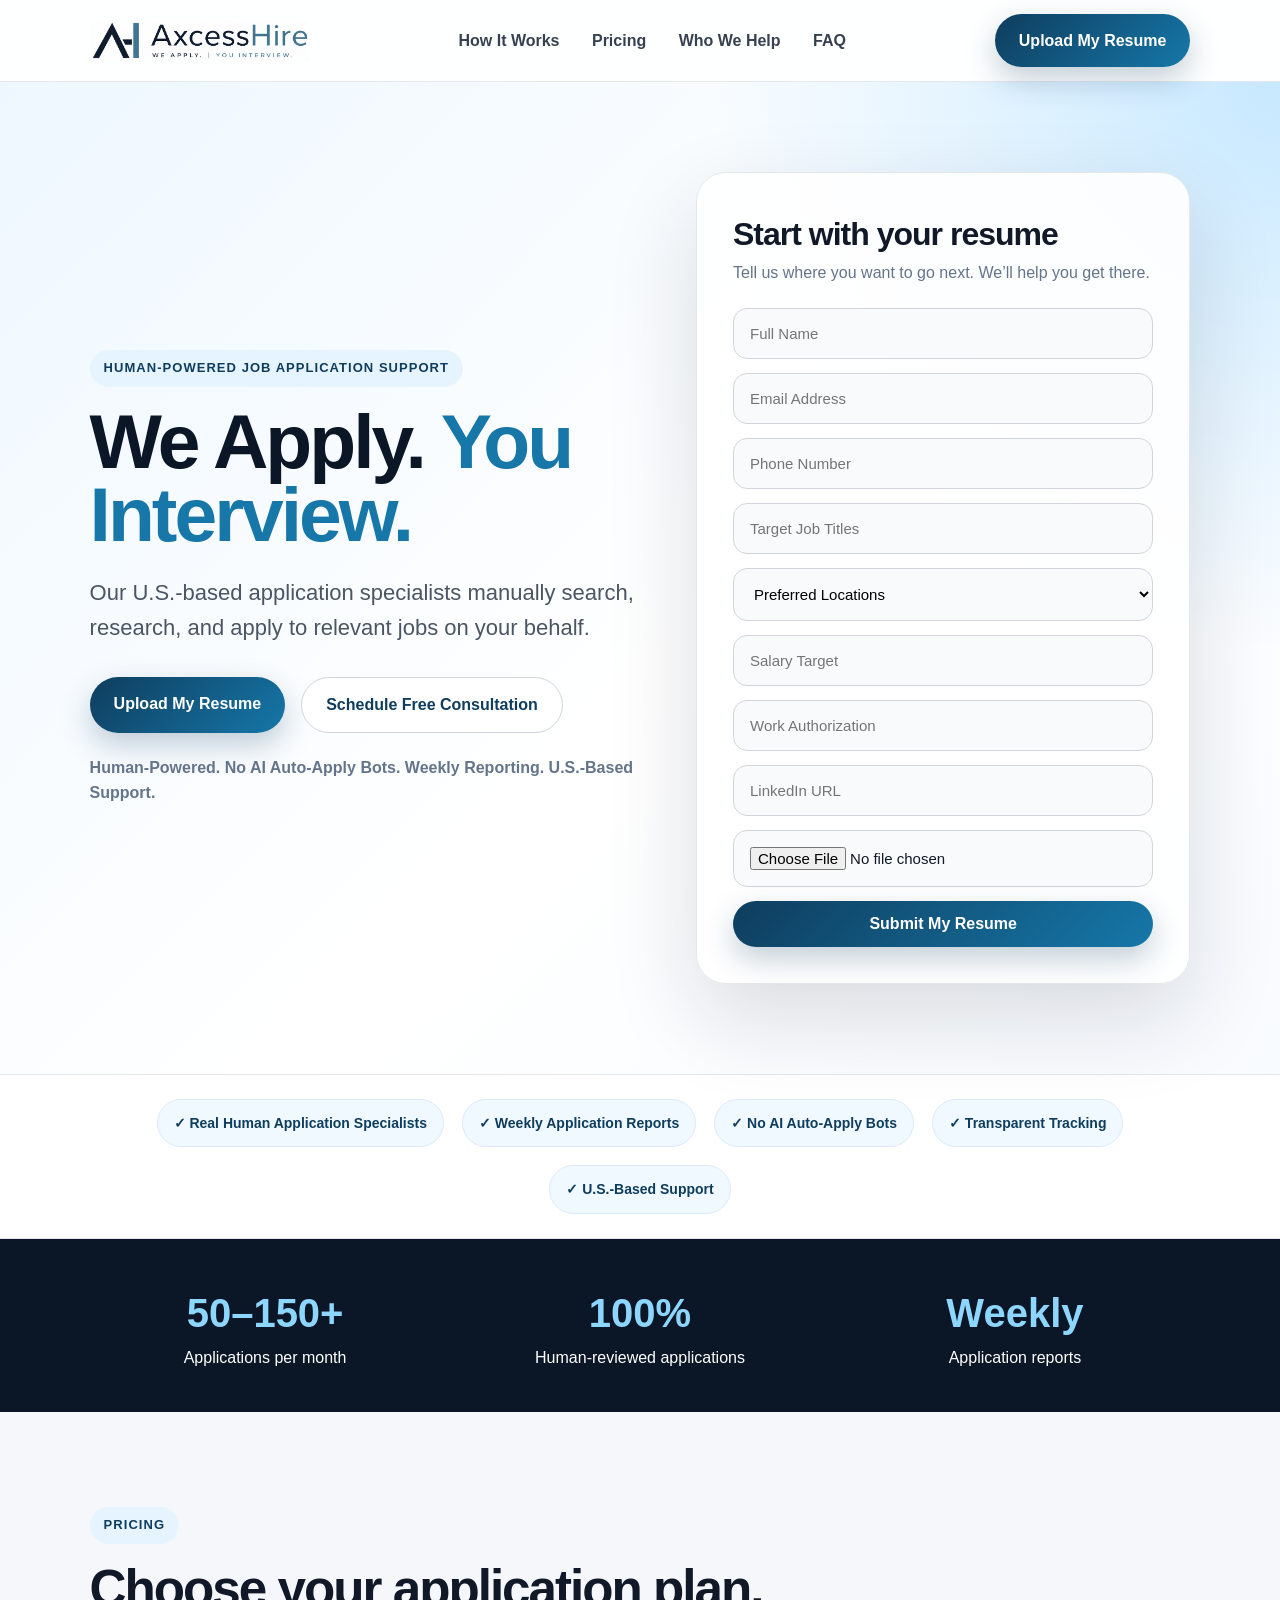
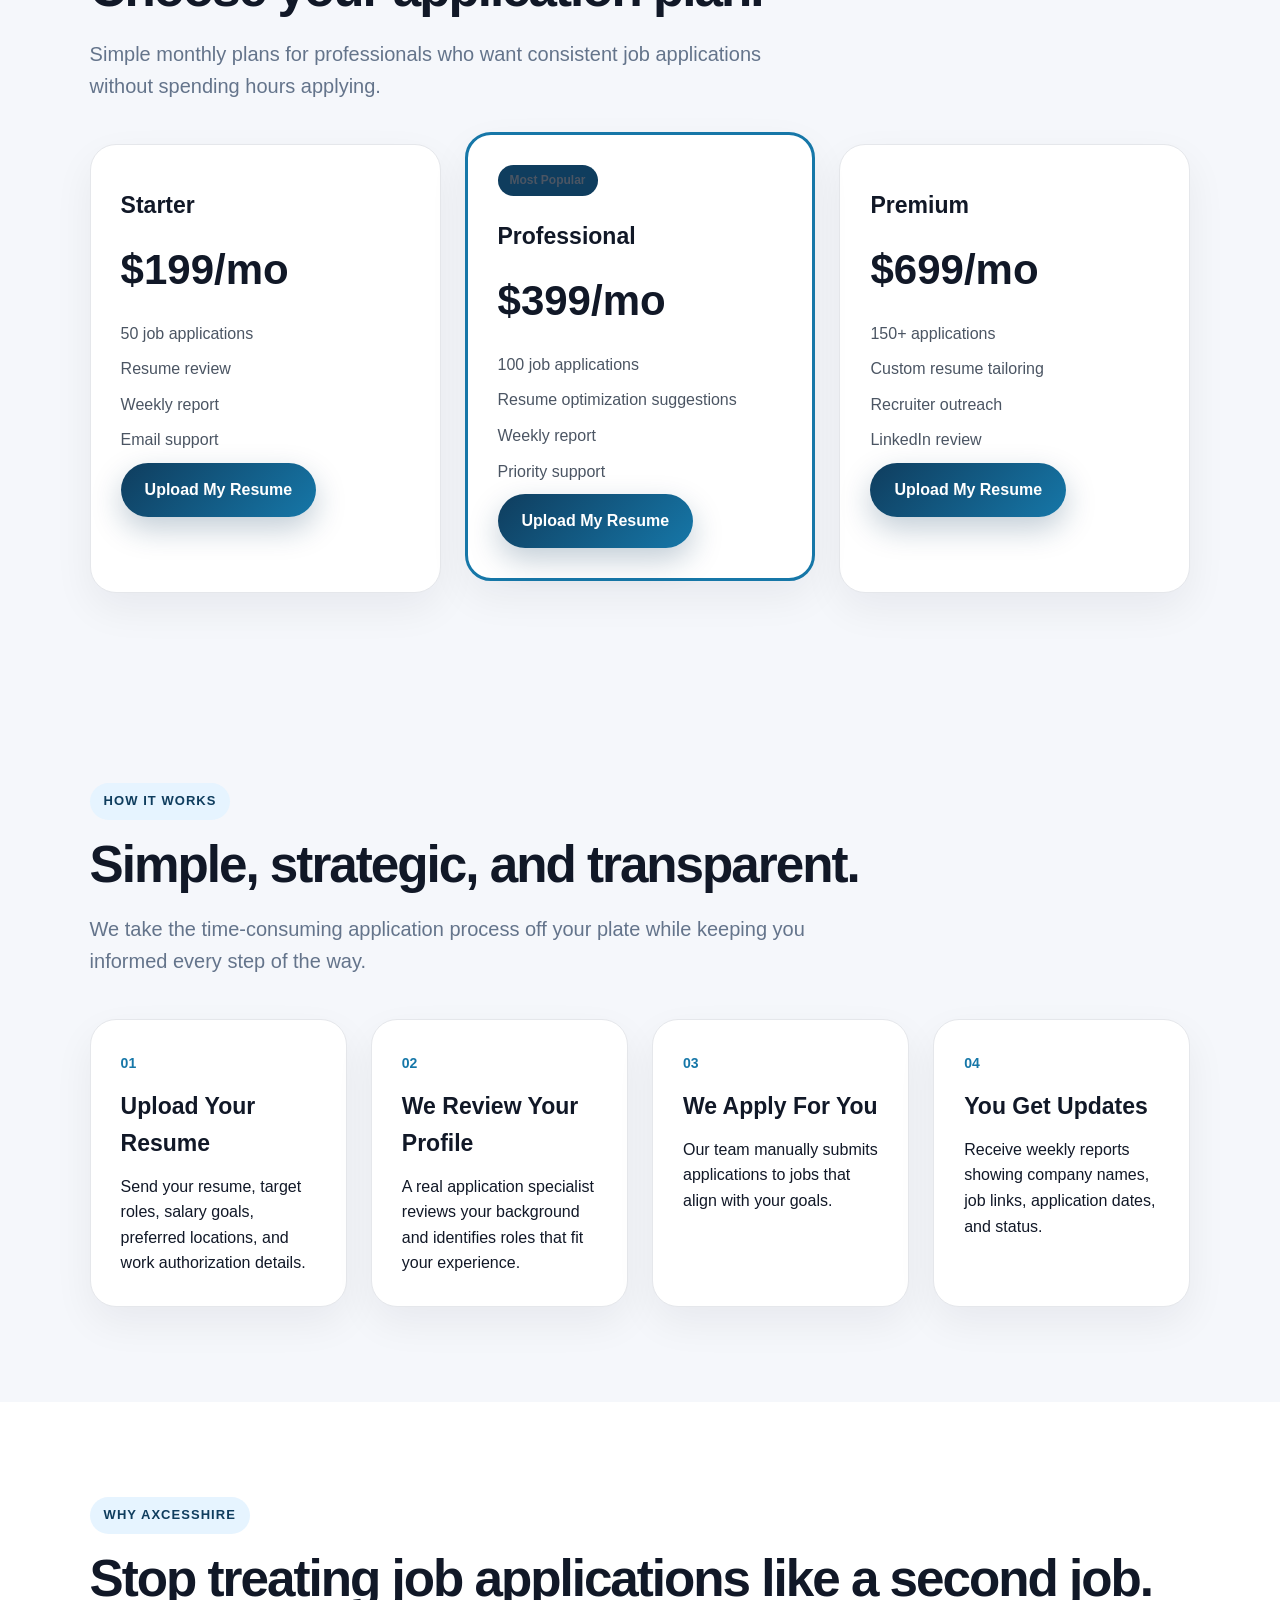
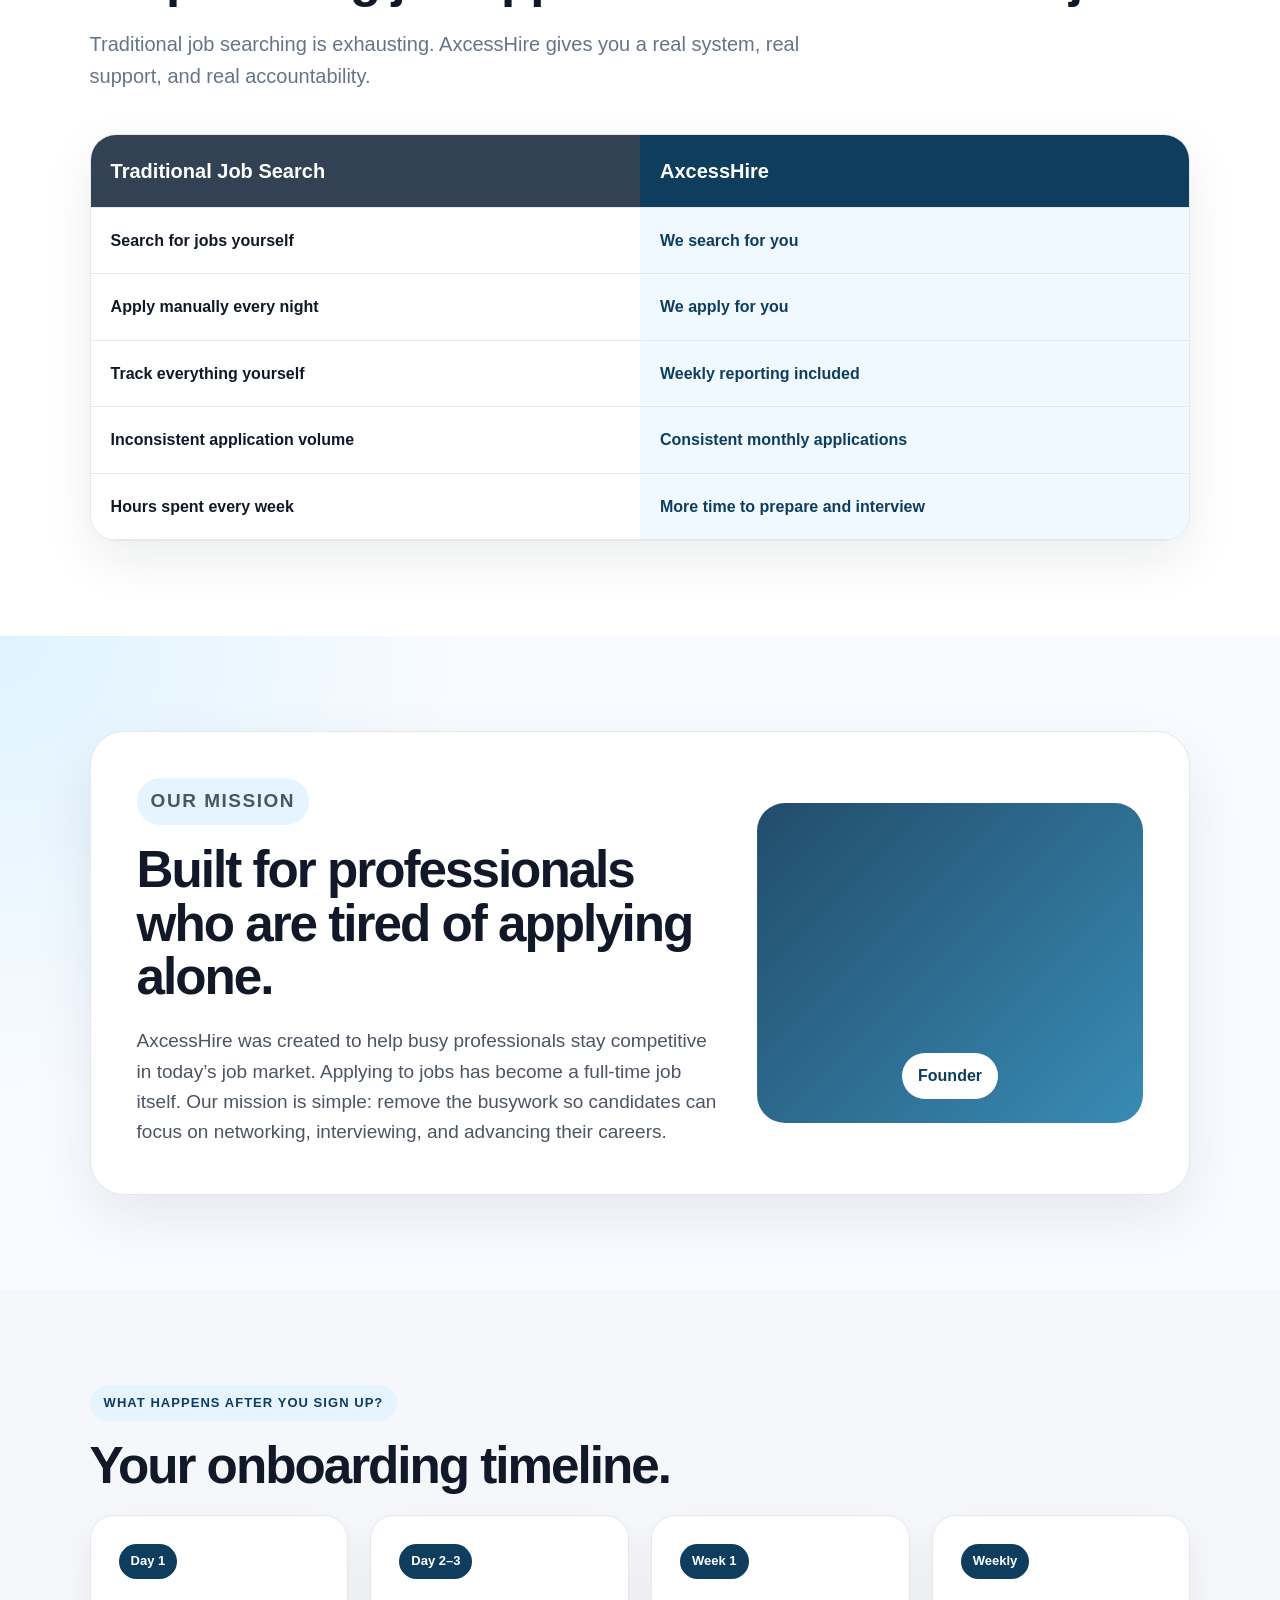
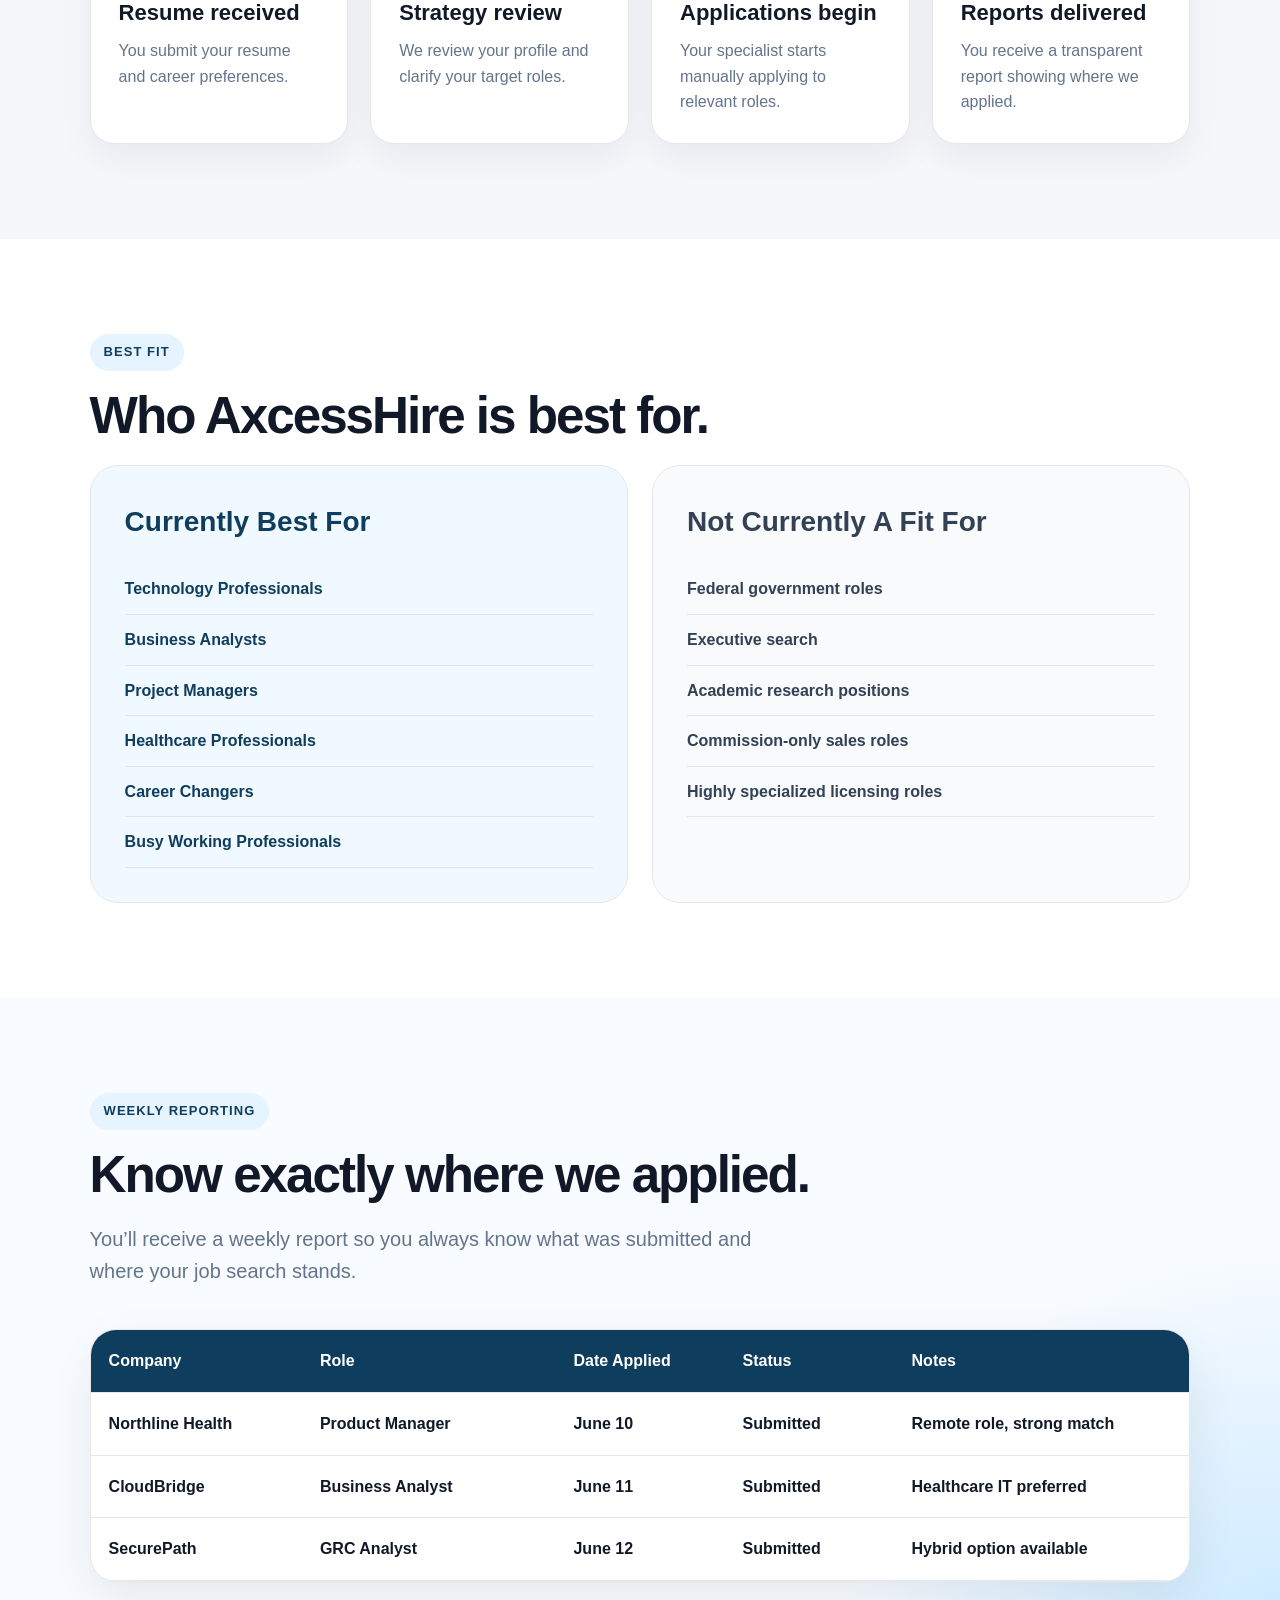
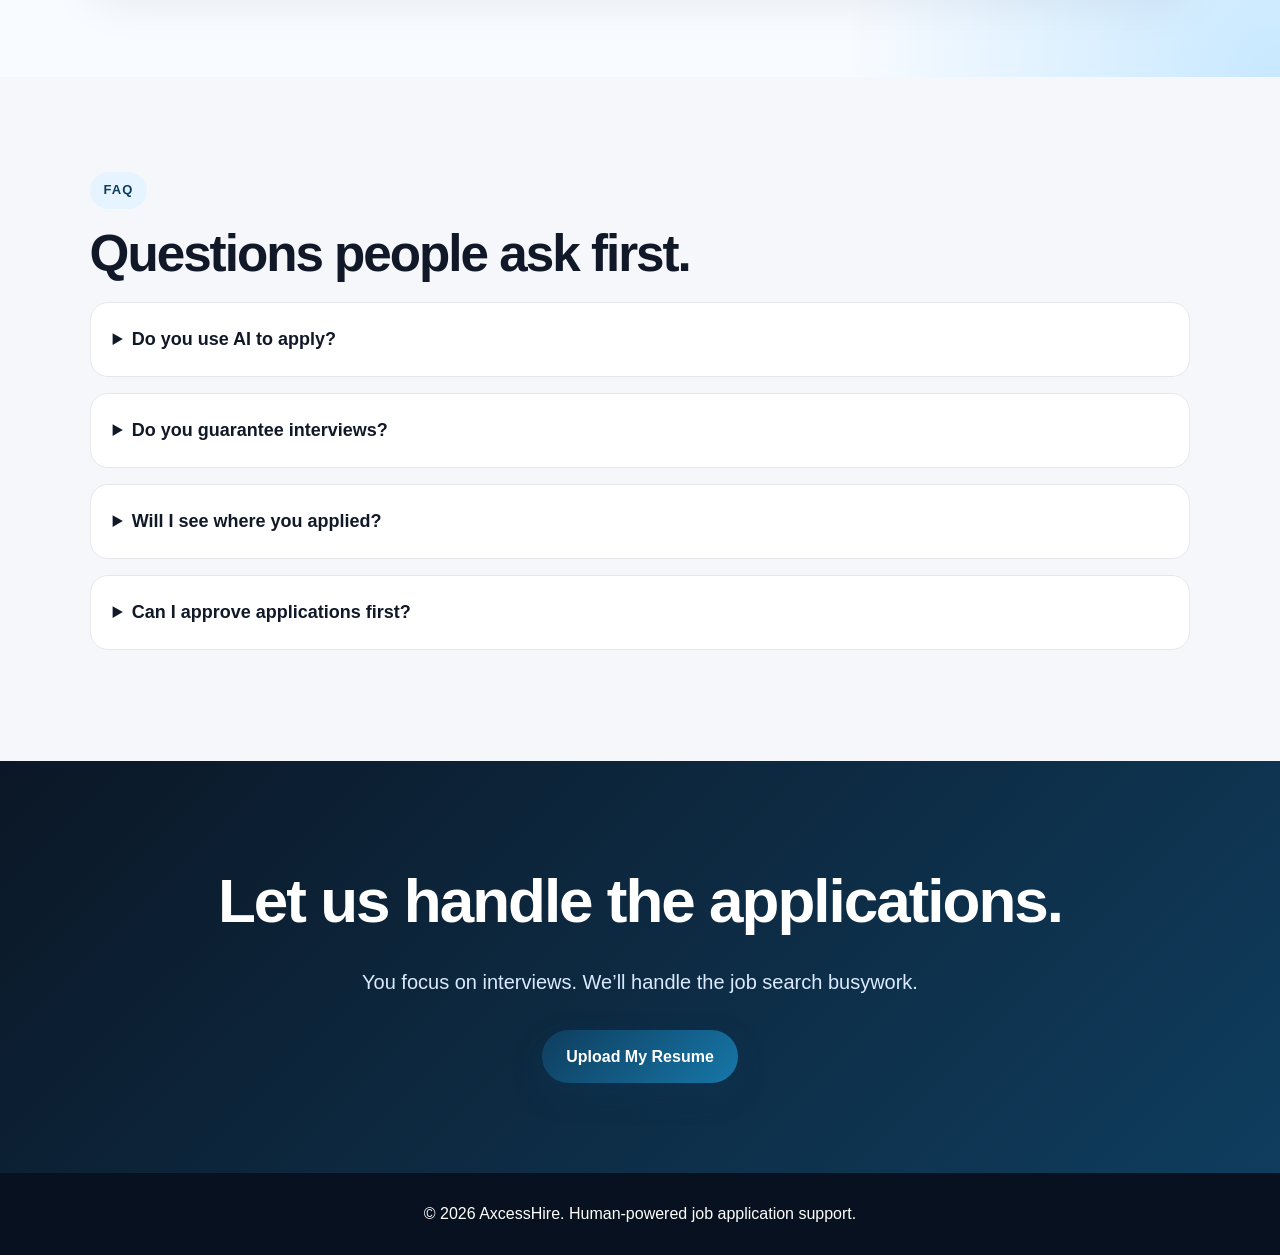
<file: index.html>
<!DOCTYPE html>
<html lang="en">
<head>
  <meta charset="UTF-8" />
  <meta name="viewport" content="width=device-width, initial-scale=1.0" />
  <title>AxcessHire | We Apply. You Interview.</title>
  <link rel="stylesheet" href="style.css" />
</head>
<body>

<header class="navbar">
    <a href="index.html" class="logo">
        <img src="Logo.png" alt="AxcessHire Logo">
      </a>

  <nav>
    <a href="how-it-works.html">How It Works</a>
    <a href="pricing.html">Pricing</a>
    <a href="who-we-help.html">Who We Help</a>
    <a href="faq.html">FAQ</a>
  </nav>

  <a href="get-started.html" class="nav-btn">Upload My Resume</a>
</header>

<section class="hero">
  <div class="hero-text">
    <p class="badge">Human-powered job application support</p>

    <h1>We Apply. <span>You Interview.</span></h1>

    <p class="subheadline">
      Our U.S.-based application specialists manually search, research, and apply to relevant jobs on your behalf.
    </p>

    <div class="hero-buttons">
      <a href="get-started.html" class="primary-btn">Upload My Resume</a>
      <a href="book-call.html" class="secondary-btn">Schedule Free Consultation</a>
    </div>

    <p class="trust">
      Human-Powered. No AI Auto-Apply Bots. Weekly Reporting. U.S.-Based Support.
    </p>
  </div>

  <div class="upload-card">
    <h2>Start with your resume</h2>
    <p>Tell us where you want to go next. We’ll help you get there.</p>

    <form 
  action="https://formspree.io/f/mvznkeyr" 
  method="POST" 
  enctype="multipart/form-data"
>
  <input type="text" name="full_name" placeholder="Full Name" required>

  <input type="email" name="email" placeholder="Email Address" required>

  <input type="tel" name="phone" placeholder="Phone Number">

  <input type="text" name="target_job_titles" placeholder="Target Job Titles">

  <select name="work_style">
    <option value="">Preferred Locations</option>
    <option value="Remote">Remote</option>
    <option value="Hybrid">Hybrid</option>
    <option value="Onsite">Onsite</option>
    <option value="Open to all">Open to all</option>
  </select>

  <input type="text" name="salary_target" placeholder="Salary Target">

  <input type="text" name="work_authorization" placeholder="Work Authorization">

  <input type="url" name="linkedin_url" placeholder="LinkedIn URL">

  <input type="file" name="resume" accept=".pdf,.doc,.docx" required>

  <button type="submit" class="primary-btn">
    Submit My Resume
  </button>
</form>
  </div>
</section>

<section class="trust-banner">
  <div>✓ Real Human Application Specialists</div>
  <div>✓ Weekly Application Reports</div>
  <div>✓ No AI Auto-Apply Bots</div>
  <div>✓ Transparent Tracking</div>
  <div>✓ U.S.-Based Support</div>
</section>

<section class="stats">
  <div class="stat-box">
    <h3>50–150+</h3>
    <p>Applications per month</p>
  </div>

  <div class="stat-box">
    <h3>100%</h3>
    <p>Human-reviewed applications</p>
  </div>

  <div class="stat-box">
    <h3>Weekly</h3>
    <p>Application reports</p>
  </div>
</section>

<section class="section pricing" id="pricing">
    <p class="section-label">Pricing</p>
    <h2>Choose your application plan.</h2>
    <p class="section-intro">
      Simple monthly plans for professionals who want consistent job applications without spending hours applying.
    </p>
  
    <div class="pricing-grid">
      <div class="price-card">
        <h3>Starter</h3>
        <h4>$199/mo</h4>
        <p>50 job applications</p>
        <p>Resume review</p>
        <p>Weekly report</p>
        <p>Email support</p>
        <a href="get-started.html" class="primary-btn">Upload My Resume</a>
      </div>
  
      <div class="price-card featured">
        <p class="popular">Most Popular</p>
        <h3>Professional</h3>
        <h4>$399/mo</h4>
        <p>100 job applications</p>
        <p>Resume optimization suggestions</p>
        <p>Weekly report</p>
        <p>Priority support</p>
        <a href="get-started.html" class="primary-btn">Upload My Resume</a>
      </div>
  
      <div class="price-card">
        <h3>Premium</h3>
        <h4>$699/mo</h4>
        <p>150+ applications</p>
        <p>Custom resume tailoring</p>
        <p>Recruiter outreach</p>
        <p>LinkedIn review</p>
        <a href="get-started.html" class="primary-btn">Upload My Resume</a>
      </div>
    </div>
  </section>

<section class="section" id="how">
  <p class="section-label">How it works</p>
  <h2>Simple, strategic, and transparent.</h2>
  <p class="section-intro">
    We take the time-consuming application process off your plate while keeping you informed every step of the way.
  </p>

  <div class="cards">
    <div class="card">
      <span>01</span>
      <h3>Upload Your Resume</h3>
      <p>Send your resume, target roles, salary goals, preferred locations, and work authorization details.</p>
    </div>

    <div class="card">
      <span>02</span>
      <h3>We Review Your Profile</h3>
      <p>A real application specialist reviews your background and identifies roles that fit your experience.</p>
    </div>

    <div class="card">
      <span>03</span>
      <h3>We Apply For You</h3>
      <p>Our team manually submits applications to jobs that align with your goals.</p>
    </div>

    <div class="card">
      <span>04</span>
      <h3>You Get Updates</h3>
      <p>Receive weekly reports showing company names, job links, application dates, and status.</p>
    </div>
  </div>
</section>

<section class="section comparison-section">
  <p class="section-label">Why AxcessHire</p>
  <h2>Stop treating job applications like a second job.</h2>
  <p class="section-intro">
    Traditional job searching is exhausting. AxcessHire gives you a real system, real support, and real accountability.
  </p>

  <div class="comparison-table">
    <div class="comparison-header traditional">Traditional Job Search</div>
    <div class="comparison-header axcess">AxcessHire</div>

    <div>Search for jobs yourself</div>
    <div>We search for you</div>

    <div>Apply manually every night</div>
    <div>We apply for you</div>

    <div>Track everything yourself</div>
    <div>Weekly reporting included</div>

    <div>Inconsistent application volume</div>
    <div>Consistent monthly applications</div>

    <div>Hours spent every week</div>
    <div>More time to prepare and interview</div>
  </div>
</section>

<section class="section founder-section">
  <div class="founder-card">
    <div>
      <p class="section-label">Our Mission</p>
      <h2>Built for professionals who are tired of applying alone.</h2>
      <p>
        AxcessHire was created to help busy professionals stay competitive in today’s job market.
        Applying to jobs has become a full-time job itself. Our mission is simple: remove the busywork
        so candidates can focus on networking, interviewing, and advancing their careers.
      </p>
    </div>

    <div class="founder-placeholder">
      <span> Founder</span>
    </div>
  </div>
</section>

<section class="section">
  <p class="section-label">What happens after you sign up?</p>
  <h2>Your onboarding timeline.</h2>

  <div class="timeline">
    <div>
      <span>Day 1</span>
      <h3>Resume received</h3>
      <p>You submit your resume and career preferences.</p>
    </div>

    <div>
      <span>Day 2–3</span>
      <h3>Strategy review</h3>
      <p>We review your profile and clarify your target roles.</p>
    </div>

    <div>
      <span>Week 1</span>
      <h3>Applications begin</h3>
      <p>Your specialist starts manually applying to relevant roles.</p>
    </div>

    <div>
      <span>Weekly</span>
      <h3>Reports delivered</h3>
      <p>You receive a transparent report showing where we applied.</p>
    </div>
  </div>
</section>

<section class="section fit-section">
  <p class="section-label">Best Fit</p>
  <h2>Who AxcessHire is best for.</h2>

  <div class="fit-grid">
    <div class="fit-card good-fit">
      <h3>Currently Best For</h3>
      <ul>
        <li>Technology Professionals</li>
        <li>Business Analysts</li>
        <li>Project Managers</li>
        <li>Healthcare Professionals</li>
        <li>Career Changers</li>
        <li>Busy Working Professionals</li>
      </ul>
    </div>

    <div class="fit-card not-fit">
      <h3>Not Currently A Fit For</h3>
      <ul>
        <li>Federal government roles</li>
        <li>Executive search</li>
        <li>Academic research positions</li>
        <li>Commission-only sales roles</li>
        <li>Highly specialized licensing roles</li>
      </ul>
    </div>
  </div>
</section>

<section class="section report-section">
  <p class="section-label">Weekly Reporting</p>
  <h2>Know exactly where we applied.</h2>
  <p class="section-intro">
    You’ll receive a weekly report so you always know what was submitted and where your job search stands.
  </p>

  <div class="report-table">
    <div class="report-row report-head">
      <span>Company</span>
      <span>Role</span>
      <span>Date Applied</span>
      <span>Status</span>
      <span>Notes</span>
    </div>

    <div class="report-row">
      <span>Northline Health</span>
      <span>Product Manager</span>
      <span>June 10</span>
      <span>Submitted</span>
      <span>Remote role, strong match</span>
    </div>

    <div class="report-row">
      <span>CloudBridge</span>
      <span>Business Analyst</span>
      <span>June 11</span>
      <span>Submitted</span>
      <span>Healthcare IT preferred</span>
    </div>

    <div class="report-row">
      <span>SecurePath</span>
      <span>GRC Analyst</span>
      <span>June 12</span>
      <span>Submitted</span>
      <span>Hybrid option available</span>
    </div>
  </div>
</section>

<section class="section faq" id="faq">
  <p class="section-label">FAQ</p>
  <h2>Questions people ask first.</h2>

  <details>
    <summary>Do you use AI to apply?</summary>
    <p>No. Every application is handled by a real person.</p>
  </details>

  <details>
    <summary>Do you guarantee interviews?</summary>
    <p>No. We guarantee the number of quality applications included in your plan, but hiring decisions belong to employers.</p>
  </details>

  <details>
    <summary>Will I see where you applied?</summary>
    <p>Yes. You receive a weekly application report.</p>
  </details>

  <details>
    <summary>Can I approve applications first?</summary>
    <p>Yes. You can choose pre-approved applications or full approval before submission.</p>
  </details>
</section>

<section class="final-cta">
  <h2>Let us handle the applications.</h2>
  <p>You focus on interviews. We’ll handle the job search busywork.</p>
  <a href="get-started.html" class="primary-btn">Upload My Resume</a>
</section>

<footer>
  <p>© 2026 AxcessHire. Human-powered job application support.</p>
</footer>

</body>
</html>
</file>
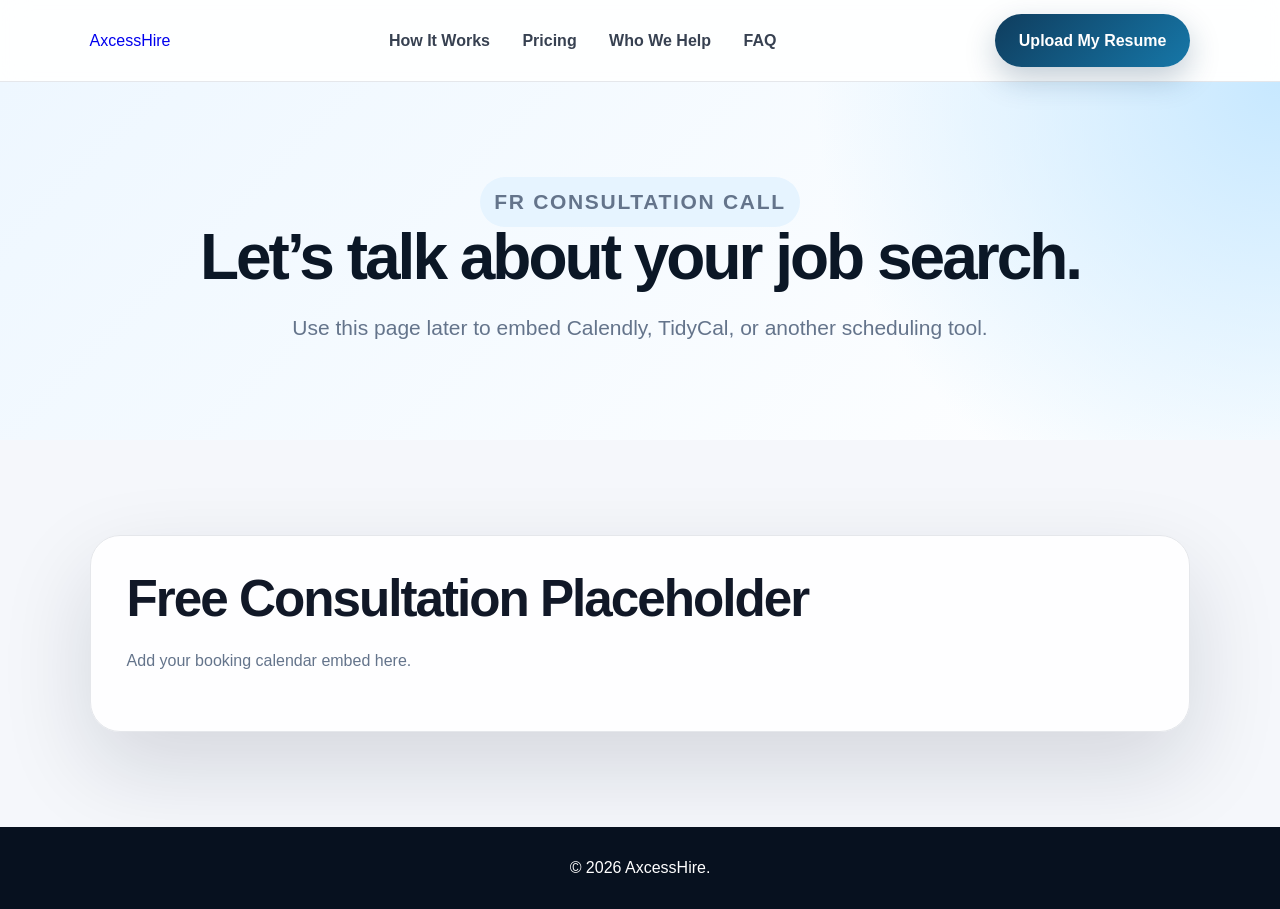
<file: book-call.html>
<!DOCTYPE html>
<html lang="en">
<head>
  <meta charset="UTF-8">
  <title>Book a Call | AxcessHire</title>
  <link rel="stylesheet" href="style.css">
</head>
<body>

<header class="navbar">
  <a href="index.html" class="logo">AxcessHire</a>
  <nav>
    <a href="how-it-works.html">How It Works</a>
    <a href="pricing.html">Pricing</a>
    <a href="who-we-help.html">Who We Help</a>
    <a href="faq.html">FAQ</a>
  </nav>
  <a href="get-started.html" class="nav-btn">Upload My Resume</a>
</header>

<section class="page-hero">
  <p class="badge">Fr Consultation Call</p>
  <h1>Let’s talk about your job search.</h1>
  <p>Use this page later to embed Calendly, TidyCal, or another scheduling tool.</p>
</section>

<section class="section">
  <div class="upload-card">
    <h2>Free Consultation Placeholder</h2>
    <p>Add your booking calendar embed here.</p>
  </div>
</section>

<footer>
  <p>© 2026 AxcessHire.</p>
</footer>

</body>
</html>
</file>
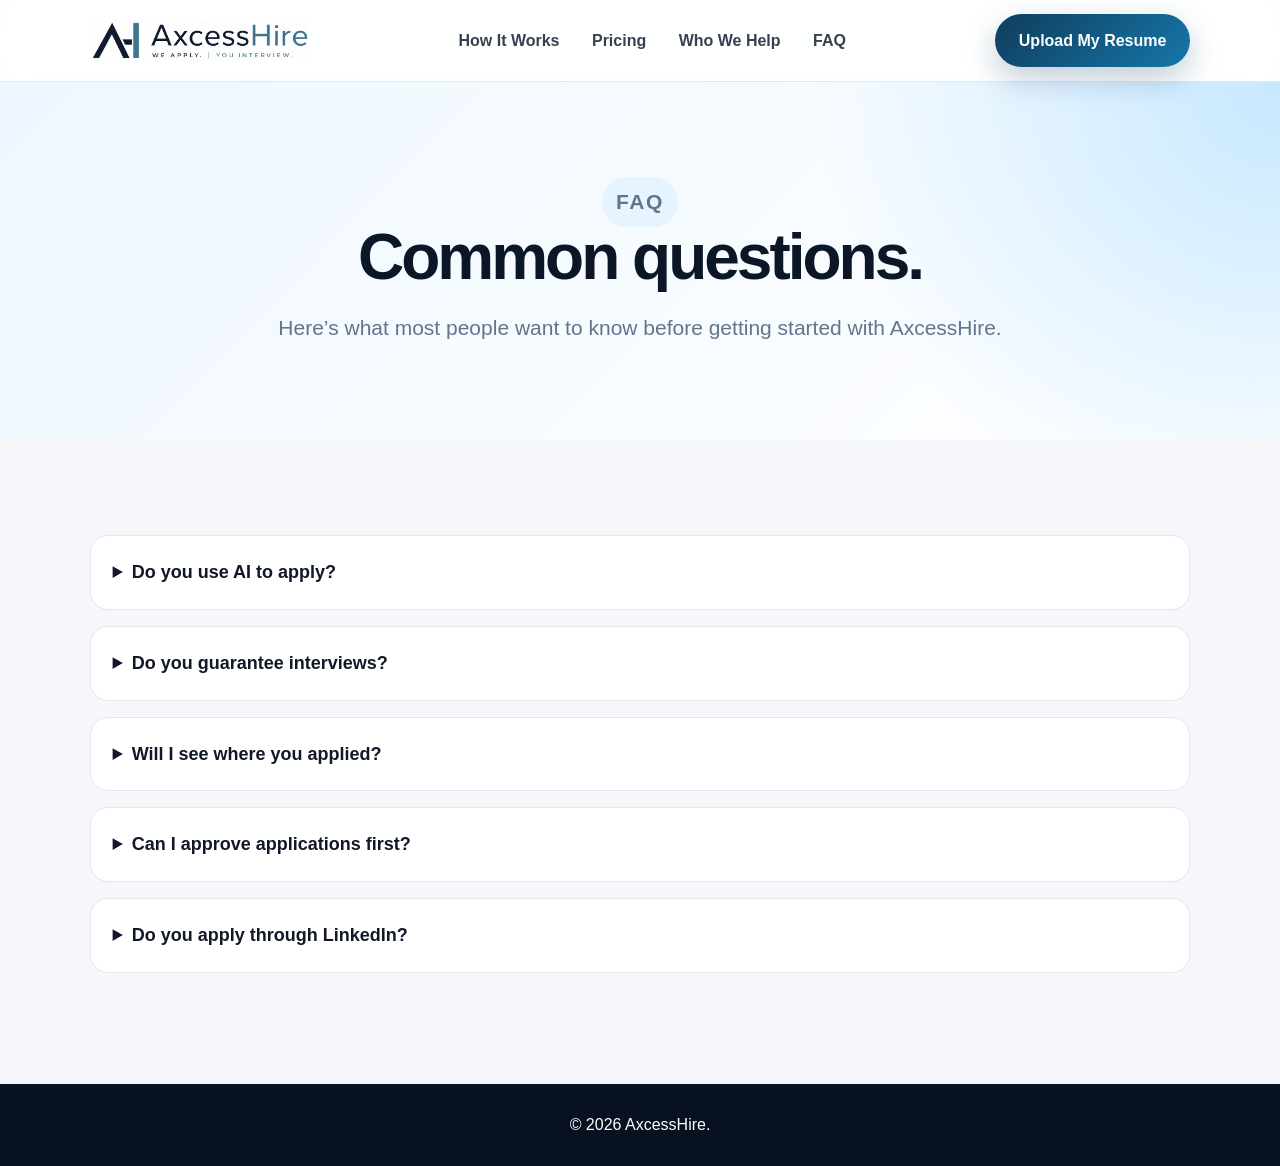
<file: faq.html>
<!DOCTYPE html>
<html lang="en">
<head>
  <meta charset="UTF-8">
  <title>FAQ | AxcessHire</title>
  <link rel="stylesheet" href="style.css">
</head>
<body>

<header class="navbar">
    <a href="index.html" class="logo">
        <img src="Logo.png" alt="AxcessHire Logo">
      </a>
  <nav>
    <a href="how-it-works.html">How It Works</a>
    <a href="pricing.html">Pricing</a>
    <a href="who-we-help.html">Who We Help</a>
    <a href="faq.html">FAQ</a>
  </nav>
  <a href="get-started.html" class="nav-btn">Upload My Resume</a>
</header>

<section class="page-hero">
  <p class="badge">FAQ</p>
  <h1>Common questions.</h1>
  <p>Here’s what most people want to know before getting started with AxcessHire.</p>
</section>

<section class="section faq">
  <details>
    <summary>Do you use AI to apply?</summary>
    <p>No. Every application is handled by a real person.</p>
  </details>

  <details>
    <summary>Do you guarantee interviews?</summary>
    <p>No. We guarantee application volume and strategic targeting, but hiring decisions belong to employers.</p>
  </details>

  <details>
    <summary>Will I see where you applied?</summary>
    <p>Yes. You receive a weekly application report with company names, job links, and application status.</p>
  </details>

  <details>
    <summary>Can I approve applications first?</summary>
    <p>Yes. You can choose full approval before submission or pre-approved criteria.</p>
  </details>

  <details>
    <summary>Do you apply through LinkedIn?</summary>
    <p>Yes, when appropriate. Some applications may require your login or approval.</p>
  </details>
</section>

<footer>
  <p>© 2026 AxcessHire.</p>
</footer>

</body>
</html>
</file>
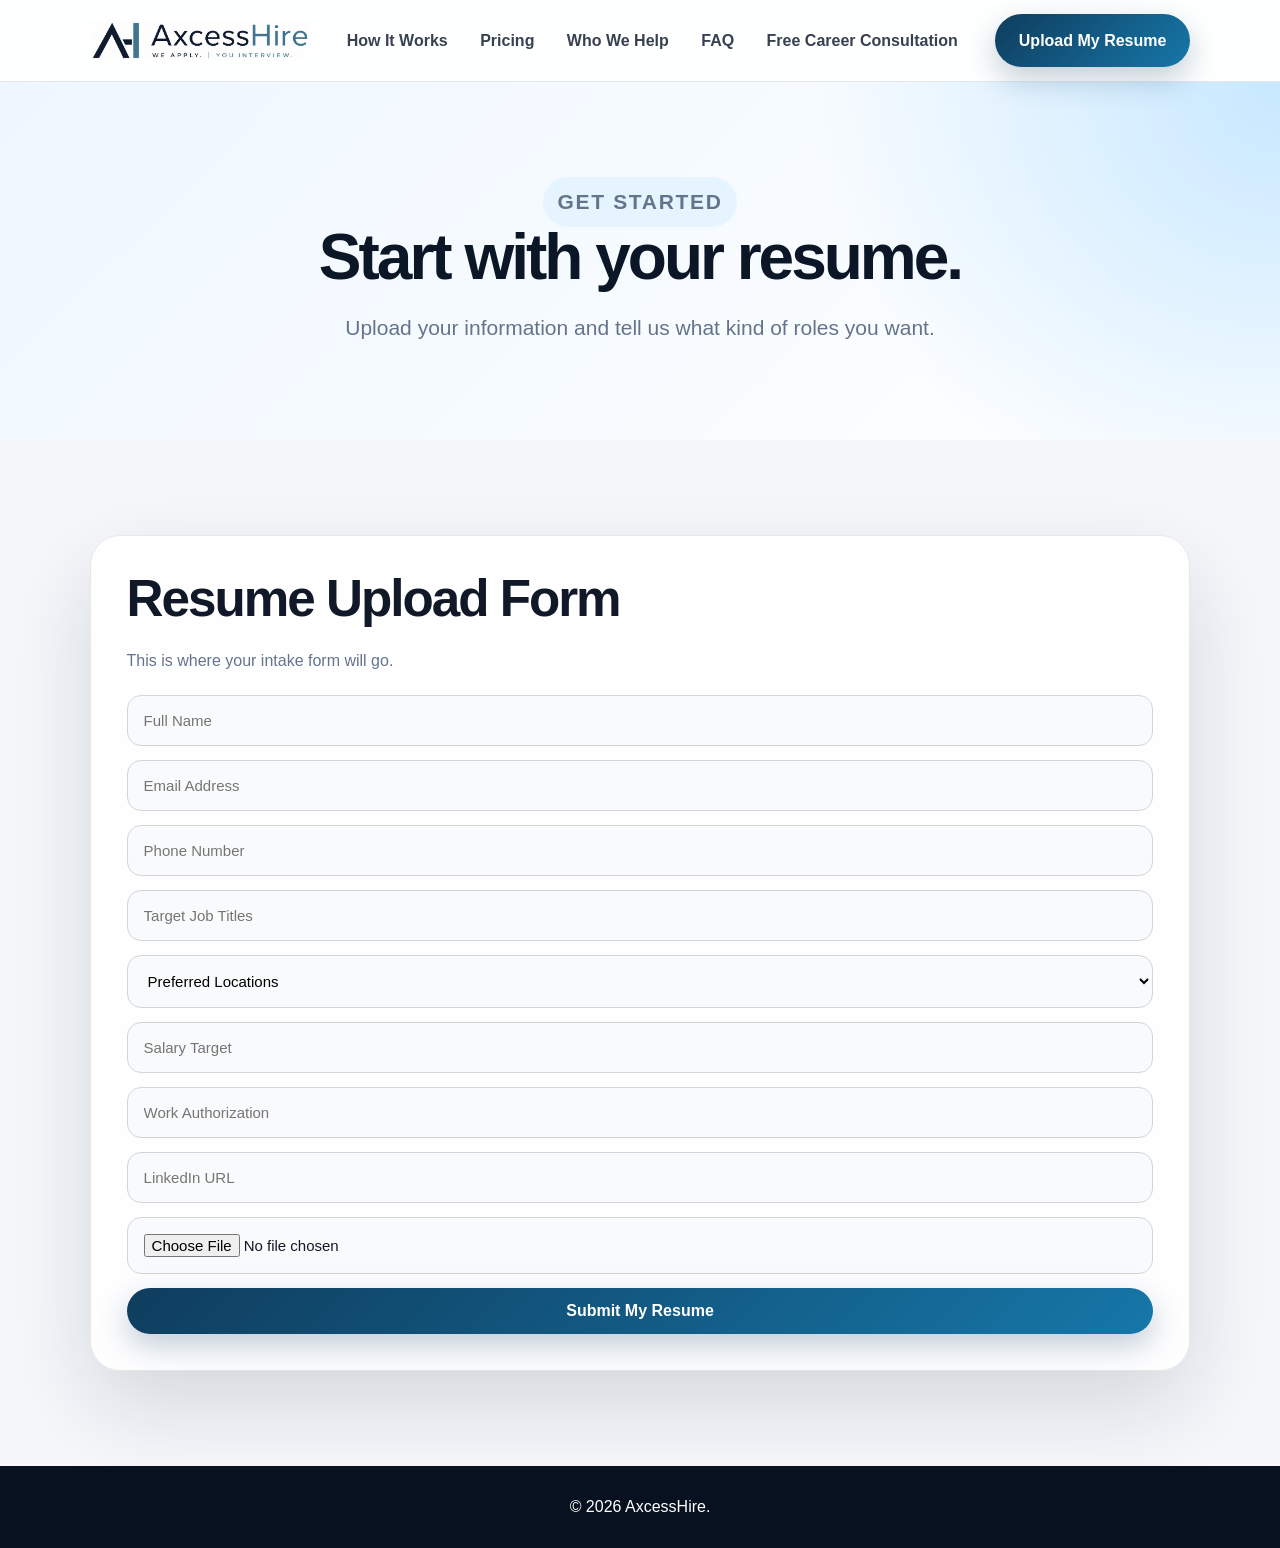
<file: get-started.html>
<!DOCTYPE html>
<html lang="en">
<head>
  <meta charset="UTF-8">
  <title>Get Started | AxcessHire</title>
  <link rel="stylesheet" href="style.css">
</head>
<body>

    <header class="navbar">

        <a href="index.html" class="logo">
          <img src="Logo.png" alt="AxcessHire Logo">
        </a>
      
        <nav>
          <a href="how-it-works.html">How It Works</a>
          <a href="pricing.html">Pricing</a>
          <a href="who-we-help.html">Who We Help</a>
          <a href="faq.html">FAQ</a>
          <a href="book-call.html">Free Career Consultation</a>
        </nav>
      
        <a href="get-started.html" class="nav-btn">
          Upload My Resume
        </a>
      
      </header>

<section class="page-hero">
  <p class="badge">Get Started</p>
  <h1>Start with your resume.</h1>
  <p>Upload your information and tell us what kind of roles you want.</p>
</section>

<section class="section">
  <div class="upload-card">
    <h2>Resume Upload Form</h2>
    <p>This is where your intake form will go.</p>

    <form 
  action="https://formspree.io/f/mvznkeyr" 
  method="POST" 
  enctype="multipart/form-data"
>
  <input type="text" name="full_name" placeholder="Full Name" required>

  <input type="email" name="email" placeholder="Email Address" required>

  <input type="tel" name="phone" placeholder="Phone Number">

  <input type="text" name="target_job_titles" placeholder="Target Job Titles">

  <select name="work_style">
    <option value="">Preferred Locations</option>
    <option value="Remote">Remote</option>
    <option value="Hybrid">Hybrid</option>
    <option value="Onsite">Onsite</option>
    <option value="Open to all">Open to all</option>
  </select>

  <input type="text" name="salary_target" placeholder="Salary Target">

  <input type="text" name="work_authorization" placeholder="Work Authorization">

  <input type="url" name="linkedin_url" placeholder="LinkedIn URL">

  <input type="file" name="resume" accept=".pdf,.doc,.docx" required>

  <button type="submit" class="primary-btn">
    Submit My Resume
  </button>
</form>
  </div>
</section>

<footer>
  <p>© 2026 AxcessHire.</p>
</footer>

</body>
</html>
</file>
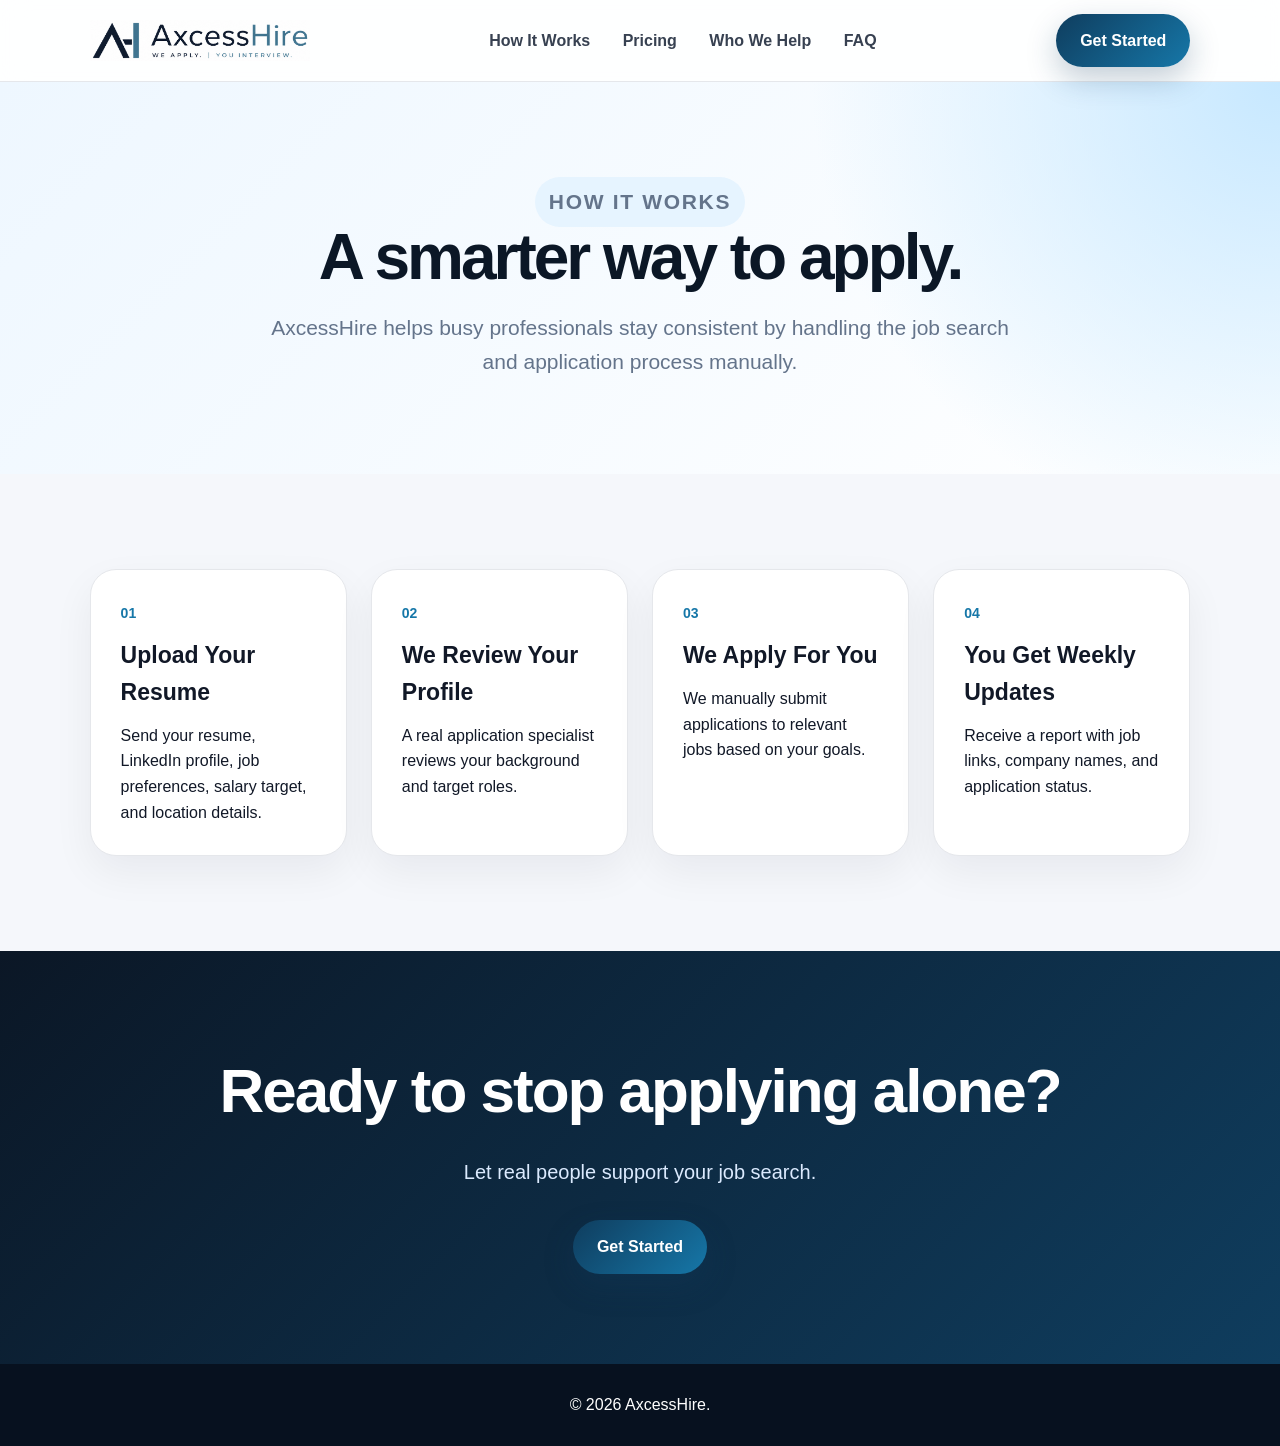
<file: how-it-works.html>
<!DOCTYPE html>
<html lang="en">
<head>
  <meta charset="UTF-8">
  <title>How It Works | AxcessHire</title>
  <link rel="stylesheet" href="style.css">
</head>
<body>

<header class="navbar">
    <a href="index.html" class="logo">
        <img src="Logo.png" alt="AxcessHire Logo">
      </a>
  <nav>
    <a href="how-it-works.html">How It Works</a>
    <a href="pricing.html">Pricing</a>
    <a href="who-we-help.html">Who We Help</a>
    <a href="faq.html">FAQ</a>
  </nav>
  <a href="get-started.html" class="nav-btn">Get Started</a>
</header>

<section class="page-hero">
  <p class="badge">How It Works</p>
  <h1>A smarter way to apply.</h1>
  <p>AxcessHire helps busy professionals stay consistent by handling the job search and application process manually.</p>
</section>

<section class="section">
  <div class="cards">
    <div class="card">
      <span>01</span>
      <h3>Upload Your Resume</h3>
      <p>Send your resume, LinkedIn profile, job preferences, salary target, and location details.</p>
    </div>
    <div class="card">
      <span>02</span>
      <h3>We Review Your Profile</h3>
      <p>A real application specialist reviews your background and target roles.</p>
    </div>
    <div class="card">
      <span>03</span>
      <h3>We Apply For You</h3>
      <p>We manually submit applications to relevant jobs based on your goals.</p>
    </div>
    <div class="card">
      <span>04</span>
      <h3>You Get Weekly Updates</h3>
      <p>Receive a report with job links, company names, and application status.</p>
    </div>
  </div>
</section>

<section class="final-cta">
  <h2>Ready to stop applying alone?</h2>
  <p>Let real people support your job search.</p>
  <a href="get-started.html" class="primary-btn">Get Started</a>
</section>

<footer>
  <p>© 2026 AxcessHire.</p>
</footer>

</body>
</html>
</file>
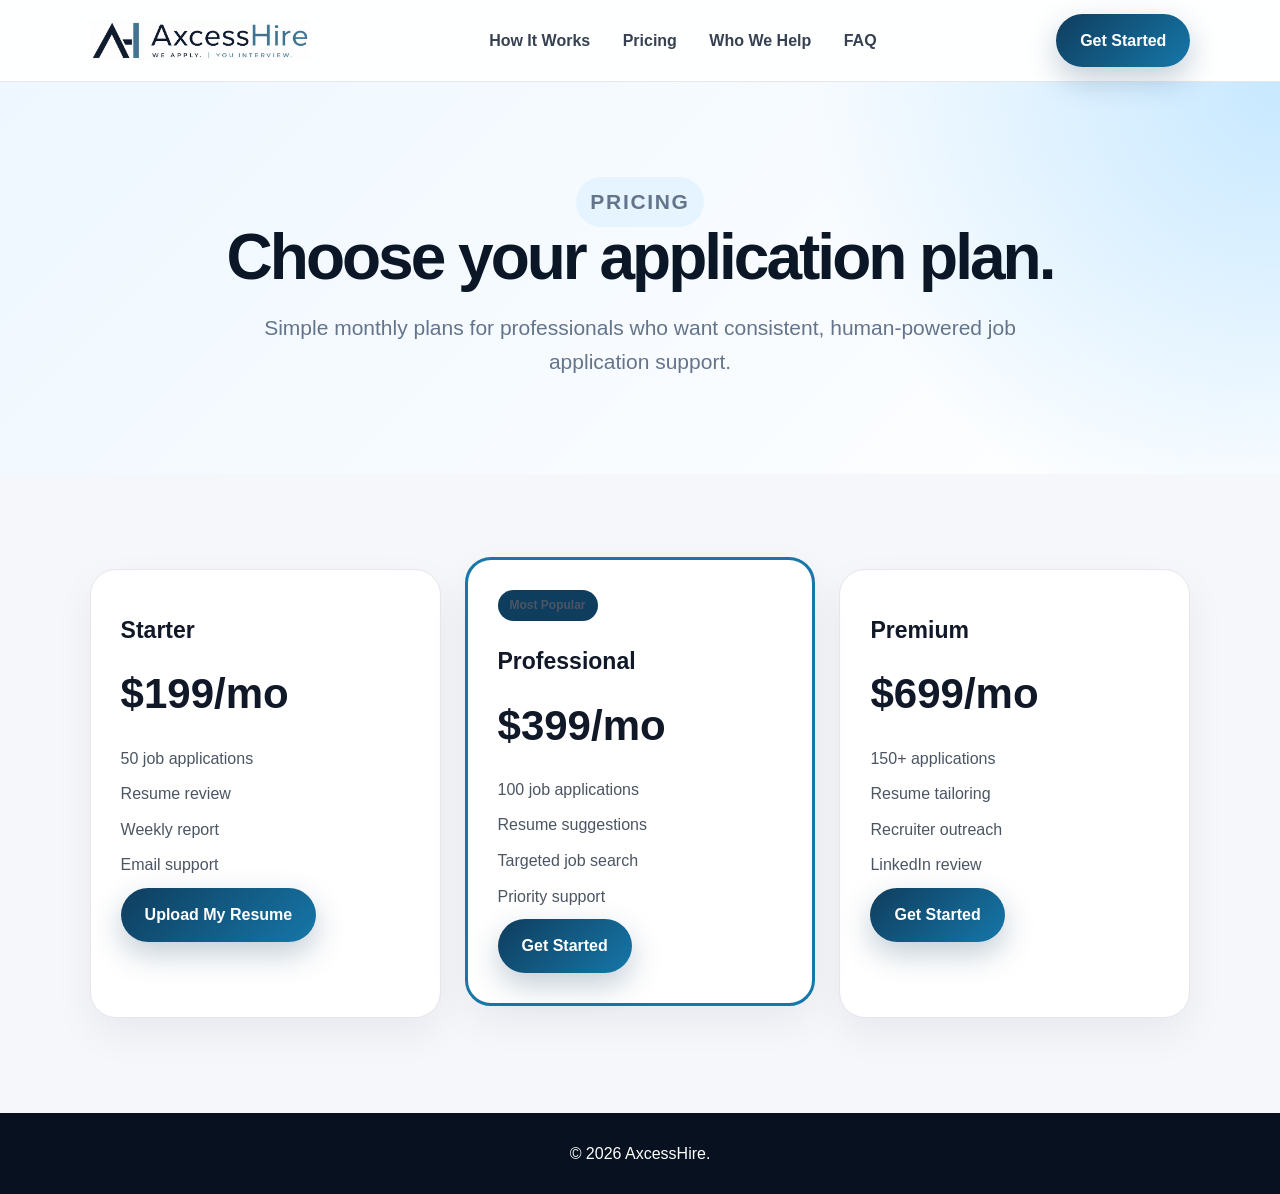
<file: pricing.html>
<!DOCTYPE html>
<html lang="en">
<head>
  <meta charset="UTF-8">
  <title>Pricing | AxcessHire</title>
  <link rel="stylesheet" href="style.css">
</head>
<body>

<header class="navbar">
    <a href="index.html" class="logo">
        <img src="Logo.png" alt="AxcessHire Logo">
      </a>
  <nav>
    <a href="how-it-works.html">How It Works</a>
    <a href="pricing.html">Pricing</a>
    <a href="who-we-help.html">Who We Help</a>
    <a href="faq.html">FAQ</a>
  </nav>
  <a href="get-started.html" class="nav-btn">Get Started</a>
</header>

<section class="page-hero">
  <p class="badge">Pricing</p>
  <h1>Choose your application plan.</h1>
  <p>Simple monthly plans for professionals who want consistent, human-powered job application support.</p>
</section>

<section class="section pricing">
  <div class="pricing-grid">
    <div class="price-card">
      <h3>Starter</h3>
      <h4>$199/mo</h4>
      <p>50 job applications</p>
      <p>Resume review</p>
      <p>Weekly report</p>
      <p>Email support</p>
      <a href="get-started.html" class="nav-btn">Upload My Resume</a>
    </div>

    <div class="price-card featured">
      <p class="popular">Most Popular</p>
      <h3>Professional</h3>
      <h4>$399/mo</h4>
      <p>100 job applications</p>
      <p>Resume suggestions</p>
      <p>Targeted job search</p>
      <p>Priority support</p>
      <a href="get-started.html" class="primary-btn">Get Started</a>
    </div>

    <div class="price-card">
      <h3>Premium</h3>
      <h4>$699/mo</h4>
      <p>150+ applications</p>
      <p>Resume tailoring</p>
      <p>Recruiter outreach</p>
      <p>LinkedIn review</p>
      <a href="get-started.html" class="primary-btn">Get Started</a>
    </div>
  </div>
</section>

<footer>
  <p>© 2026 AxcessHire.</p>
</footer>

</body>
</html>
</file>
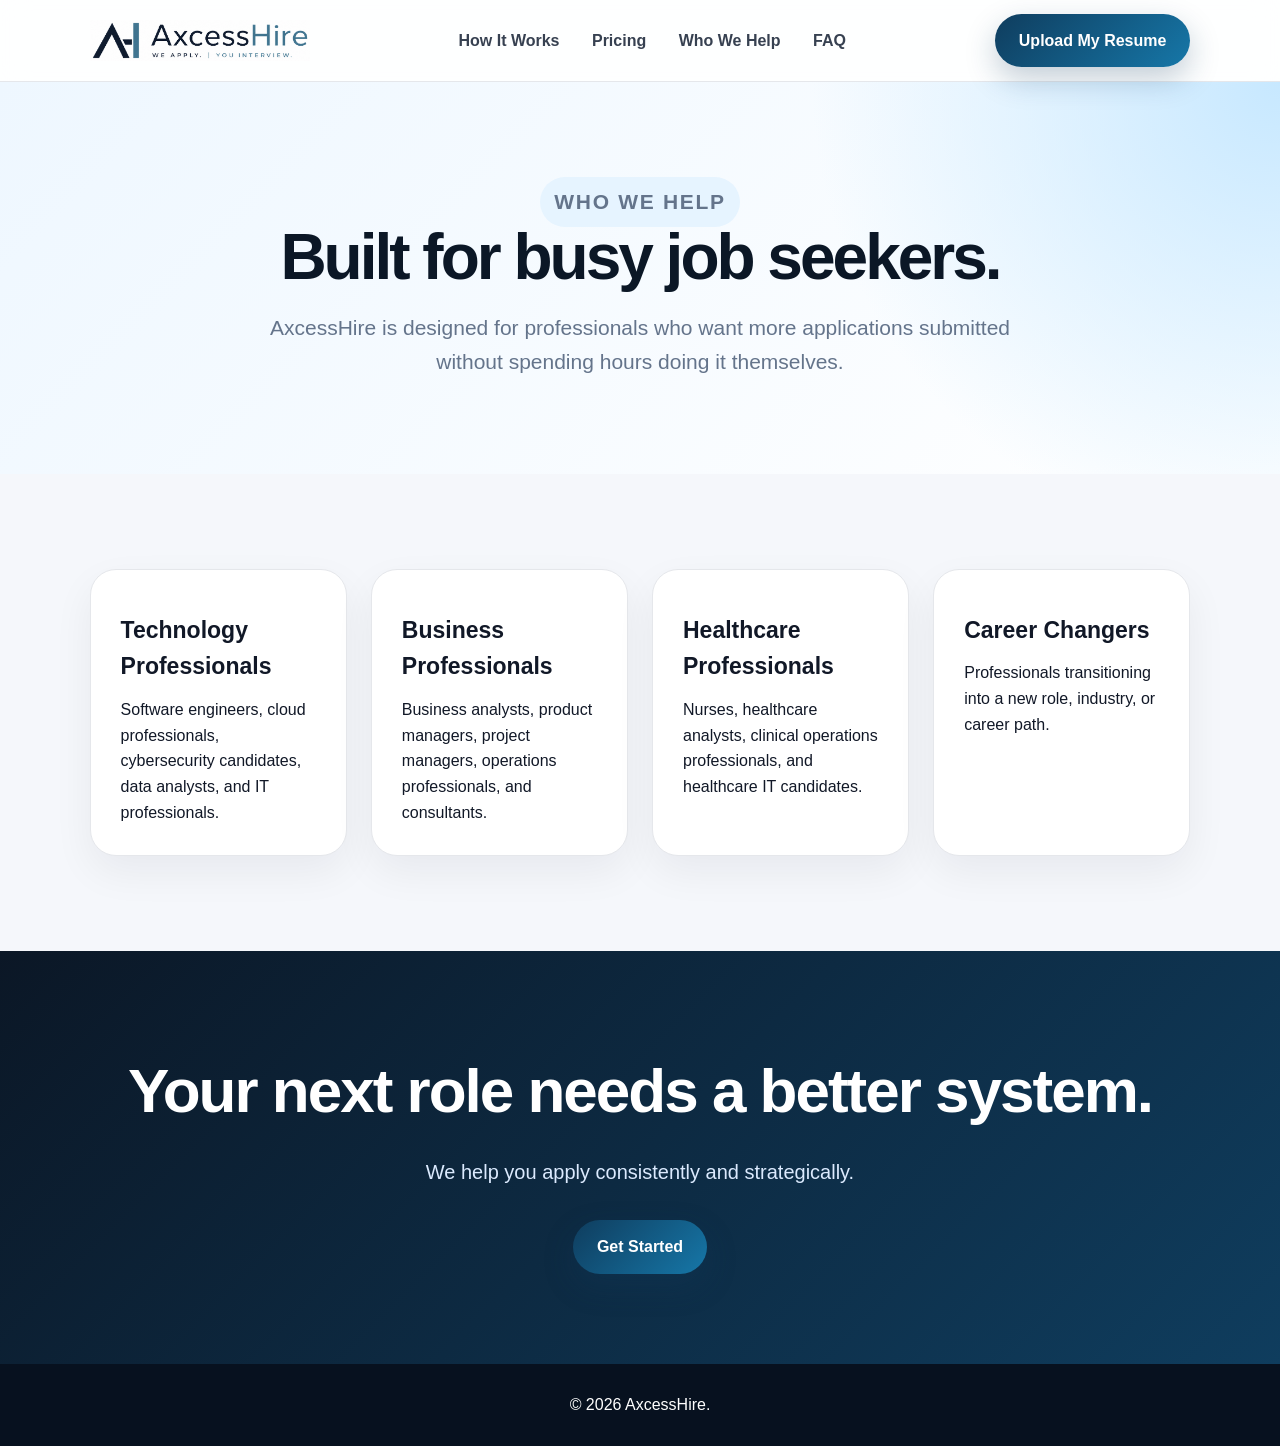
<file: who-we-help.html>
<!DOCTYPE html>
<html lang="en">
<head>
  <meta charset="UTF-8">
  <title>Who We Help | AxcessHire</title>
  <link rel="stylesheet" href="style.css">
</head>
<body>

<header class="navbar">
    <a href="index.html" class="logo">
        <img src="Logo.png" alt="AxcessHire Logo">
      </a>
  <nav>
    <a href="how-it-works.html">How It Works</a>
    <a href="pricing.html">Pricing</a>
    <a href="who-we-help.html">Who We Help</a>
    <a href="faq.html">FAQ</a>
  </nav>
  <a href="get-started.html" class="nav-btn">Upload My Resume</a>
</header>

<section class="page-hero">
  <p class="badge">Who We Help</p>
  <h1>Built for busy job seekers.</h1>
  <p>AxcessHire is designed for professionals who want more applications submitted without spending hours doing it themselves.</p>
</section>

<section class="section">
  <div class="cards">
    <div class="info-card">
      <h3>Technology Professionals</h3>
      <p>Software engineers, cloud professionals, cybersecurity candidates, data analysts, and IT professionals.</p>
    </div>
    <div class="info-card">
      <h3>Business Professionals</h3>
      <p>Business analysts, product managers, project managers, operations professionals, and consultants.</p>
    </div>
    <div class="info-card">
      <h3>Healthcare Professionals</h3>
      <p>Nurses, healthcare analysts, clinical operations professionals, and healthcare IT candidates.</p>
    </div>
    <div class="info-card">
      <h3>Career Changers</h3>
      <p>Professionals transitioning into a new role, industry, or career path.</p>
    </div>
  </div>
</section>

<section class="final-cta">
  <h2>Your next role needs a better system.</h2>
  <p>We help you apply consistently and strategically.</p>
  <a href="get-started.html" class="primary-btn">Get Started</a>
</section>

<footer>
  <p>© 2026 AxcessHire.</p>
</footer>

</body>
</html>
</file>
<file: style.css>
* {
  box-sizing: border-box;
  margin: 0;
  padding: 0;
}

body {
  font-family: Inter, Arial, sans-serif;
  background: #f5f7fb;
  color: #111827;
  line-height: 1.6;
}

a {
  text-decoration: none;
}

/* NAVBAR */
.navbar {
  height: 82px;
  padding: 0 7%;
  display: flex;
  align-items: center;
  justify-content: space-between;
  background: rgba(255,255,255,0.9);
  backdrop-filter: blur(14px);
  border-bottom: 1px solid #e5e7eb;
  position: sticky;
  top: 0;
  z-index: 100;
}

.logo {
  display: flex;
  align-items: center;
}

.logo img {
  height: 42px;
  width: auto;
  max-width: 220px;
  object-fit: contain;
  display: block;
}

nav a {
  margin: 0 14px;
  color: #374151;
  font-weight: 700;
}

nav a:hover {
  color: #0f3d5e;
}

/* BUTTONS */
.nav-btn,
.primary-btn {
  background: linear-gradient(135deg, #0f3d5e, #1677a8);
  color: white;
  padding: 14px 24px;
  border-radius: 999px;
  font-weight: 800;
  box-shadow: 0 12px 30px rgba(15, 61, 94, 0.25);
  display: inline-block;
}

.secondary-btn {
  color: #0f3d5e;
  background: white;
  border: 1px solid #d1d5db;
  padding: 14px 24px;
  border-radius: 999px;
  font-weight: 800;
  display: inline-block;
}

/* HERO */
.hero {
  min-height: 88vh;
  padding: 90px 7%;
  display: grid;
  grid-template-columns: 1.05fr 0.95fr;
  gap: 60px;
  align-items: center;
  background:
    radial-gradient(circle at top right, #c7e8ff 0%, transparent 35%),
    linear-gradient(135deg, #eef7ff 0%, #ffffff 55%, #f8fbff 100%);
}

.badge,
.section-label {
  display: inline-block;
  color: #0f3d5e;
  background: #e6f4ff;
  padding: 8px 14px;
  border-radius: 999px;
  font-weight: 900;
  font-size: 13px;
  text-transform: uppercase;
  letter-spacing: .08em;
  margin-bottom: 18px;
}

h1 {
  font-size: clamp(48px, 6vw, 82px);
  line-height: 0.95;
  letter-spacing: -3px;
  margin-bottom: 24px;
  color: #0b1726;
}

.hero h1 span {
  color: #1677a8;
}

.subheadline {
  font-size: 22px;
  color: #4b5563;
  max-width: 650px;
  margin-bottom: 32px;
}

.hero-buttons {
  display: flex;
  gap: 16px;
  flex-wrap: wrap;
  margin-bottom: 22px;
}

.trust {
  color: #64748b;
  font-weight: 700;
}

/* FORMS + CARDS */
.upload-card {
  background: rgba(255,255,255,0.9);
  border: 1px solid #e5e7eb;
  border-radius: 30px;
  padding: 36px;
  box-shadow: 0 35px 90px rgba(15, 23, 42, 0.14);
}

.upload-card h2 {
  font-size: 32px;
  letter-spacing: -1px;
}

.upload-card p {
  color: #64748b;
  margin-bottom: 22px;
}

form {
  display: grid;
  gap: 14px;
}

input,
select,
textarea {
  width: 100%;
  padding: 16px;
  border-radius: 14px;
  border: 1px solid #d1d5db;
  font-size: 15px;
  background: #f9fafb;
}

button {
  border: none;
  cursor: pointer;
  font-size: 16px;
}

/* TRUST BANNER */
.trust-banner {
  padding: 24px 7%;
  background: white;
  border-top: 1px solid #e5e7eb;
  border-bottom: 1px solid #e5e7eb;
  display: flex;
  justify-content: center;
  gap: 18px;
  flex-wrap: wrap;
}

.trust-banner div {
  background: #f0f9ff;
  color: #0f3d5e;
  border: 1px solid #dbeafe;
  padding: 12px 16px;
  border-radius: 999px;
  font-weight: 800;
  font-size: 14px;
}

/* STATS */
.stats {
  padding: 42px 7%;
  display: grid;
  grid-template-columns: repeat(3, 1fr);
  gap: 24px;
  background: #0b1726;
  color: white;
}

.stat-box {
  text-align: center;
}

.stat-box h3 {
  font-size: 40px;
  color: #8dd6ff;
}

/* GENERAL SECTIONS */
.section {
  padding: 95px 7%;
}

.section h2 {
  font-size: clamp(36px, 4vw, 56px);
  line-height: 1.05;
  letter-spacing: -2px;
  margin-bottom: 22px;
}

.section-intro {
  max-width: 720px;
  color: #64748b;
  font-size: 20px;
  margin-bottom: 42px;
}

.cards,
.pricing-grid {
  display: grid;
  gap: 24px;
}

.cards {
  grid-template-columns: repeat(4, 1fr);
}

.card,
.price-card,
.info-card {
  background: white;
  border: 1px solid #e5e7eb;
  padding: 30px;
  border-radius: 26px;
  box-shadow: 0 16px 40px rgba(15, 23, 42, 0.06);
}

.card span {
  color: #1677a8;
  font-weight: 900;
  font-size: 14px;
}

.card h3,
.price-card h3,
.info-card h3 {
  font-size: 23px;
  margin: 12px 0;
}

/* PRICING */
.pricing-grid {
  grid-template-columns: repeat(3, 1fr);
}

.price-card h4 {
  font-size: 42px;
  margin-bottom: 18px;
}

.price-card p {
  margin-bottom: 10px;
  color: #4b5563;
}

.featured {
  border: 3px solid #1677a8;
  transform: translateY(-12px);
  position: relative;
}

.popular {
  display: inline-block;
  background: #0f3d5e;
  color: white;
  padding: 6px 12px;
  border-radius: 999px;
  font-weight: 900;
  font-size: 12px;
  margin-bottom: 14px;
}

/* PAGE HERO */
.page-hero {
  padding: 95px 7%;
  background:
    radial-gradient(circle at top right, #c7e8ff 0%, transparent 35%),
    linear-gradient(135deg, #eef7ff, #ffffff);
  text-align: center;
}

.page-hero h1 {
  font-size: clamp(46px, 5vw, 72px);
}

.page-hero p {
  max-width: 760px;
  margin: 0 auto;
  font-size: 21px;
  color: #64748b;
}

/* COMPARISON */
.comparison-section {
  background: #ffffff;
}

.comparison-table {
  display: grid;
  grid-template-columns: 1fr 1fr;
  border-radius: 26px;
  overflow: hidden;
  border: 1px solid #e5e7eb;
  box-shadow: 0 18px 50px rgba(15, 23, 42, 0.08);
}

.comparison-table div {
  padding: 20px;
  border-bottom: 1px solid #e5e7eb;
  font-weight: 700;
}

.comparison-table div:nth-child(even) {
  background: #f0f9ff;
  color: #0f3d5e;
}

.comparison-header {
  font-size: 20px;
  font-weight: 900 !important;
  color: white !important;
}

.comparison-header.traditional {
  background: #334155 !important;
}

.comparison-header.axcess {
  background: #0f3d5e !important;
}

/* FOUNDER */
.founder-section {
  background:
    radial-gradient(circle at top left, #dff3ff 0%, transparent 32%),
    #f8fbff;
}

.founder-card {
  display: grid;
  grid-template-columns: 1.2fr 0.8fr;
  gap: 40px;
  align-items: center;
  background: white;
  border-radius: 34px;
  padding: 46px;
  border: 1px solid #e5e7eb;
  box-shadow: 0 22px 60px rgba(15, 23, 42, 0.08);
}

.founder-card p {
  color: #4b5563;
  font-size: 19px;
}

.founder-placeholder {
  min-height: 320px;
  border-radius: 28px;
  background:
    linear-gradient(135deg, rgba(15, 61, 94, 0.92), rgba(22, 119, 168, 0.85)),
    url("https://images.unsplash.com/photo-1551836022-d5d88e9218df?auto=format&fit=crop&w=900&q=80");
  background-size: cover;
  background-position: center;
  display: flex;
  align-items: end;
  justify-content: center;
  padding: 24px;
}

.founder-placeholder span {
  background: white;
  color: #0f3d5e;
  padding: 10px 16px;
  border-radius: 999px;
  font-weight: 900;
}

/* TIMELINE */
.timeline {
  display: grid;
  grid-template-columns: repeat(4, 1fr);
  gap: 22px;
}

.timeline div {
  background: white;
  border: 1px solid #e5e7eb;
  border-radius: 24px;
  padding: 28px;
  box-shadow: 0 14px 35px rgba(15, 23, 42, 0.06);
}

.timeline span {
  display: inline-block;
  color: white;
  background: #0f3d5e;
  padding: 7px 12px;
  border-radius: 999px;
  font-size: 13px;
  font-weight: 900;
  margin-bottom: 16px;
}

.timeline h3 {
  font-size: 22px;
  margin-bottom: 8px;
}

.timeline p {
  color: #64748b;
}

/* FIT SECTION */
.fit-section {
  background: #ffffff;
}

.fit-grid {
  display: grid;
  grid-template-columns: 1fr 1fr;
  gap: 24px;
}

.fit-card {
  padding: 34px;
  border-radius: 28px;
  border: 1px solid #e5e7eb;
}

.fit-card h3 {
  font-size: 28px;
  margin-bottom: 20px;
}

.fit-card ul {
  list-style: none;
}

.fit-card li {
  padding: 12px 0;
  font-weight: 800;
  border-bottom: 1px solid rgba(0,0,0,0.08);
}

.good-fit {
  background: #f0f9ff;
  color: #0f3d5e;
}

.not-fit {
  background: #f8fafc;
  color: #334155;
}

/* REPORT TABLE */
.report-section {
  background:
    radial-gradient(circle at bottom right, #c7e8ff 0%, transparent 30%),
    #f8fbff;
}

.report-table {
  background: white;
  border-radius: 26px;
  overflow: hidden;
  border: 1px solid #e5e7eb;
  box-shadow: 0 18px 50px rgba(15, 23, 42, 0.08);
}

.report-row {
  display: grid;
  grid-template-columns: 1fr 1.2fr 0.8fr 0.8fr 1.4fr;
  border-bottom: 1px solid #e5e7eb;
}

.report-row span {
  padding: 18px;
  font-weight: 700;
}

.report-head {
  background: #0f3d5e;
  color: white;
}

/* PILLS */
.pill-grid {
  display: flex;
  flex-wrap: wrap;
  gap: 14px;
}

.pill-grid span {
  background: white;
  border: 1px solid #dbe3ef;
  padding: 15px 20px;
  border-radius: 999px;
  font-weight: 800;
}

/* FAQ */
.faq details {
  background: white;
  margin-bottom: 16px;
  padding: 22px;
  border-radius: 18px;
  border: 1px solid #e5e7eb;
}

.faq summary {
  font-weight: 900;
  cursor: pointer;
  font-size: 18px;
}

/* FINAL CTA */
.final-cta {
  text-align: center;
  padding: 90px 7%;
  background: linear-gradient(135deg, #0b1726, #0f3d5e);
  color: white;
}

.final-cta h2 {
  font-size: clamp(38px, 5vw, 62px);
  letter-spacing: -2px;
}

.final-cta p {
  font-size: 20px;
  margin: 16px 0 32px;
  color: #dbeafe;
}

footer {
  text-align: center;
  padding: 28px;
  background: #07111f;
  color: white;
}

form button {
    width: 100%;
    background: linear-gradient(135deg, #0f3d5e, #1677a8);
    color: white;
    padding: 16px 24px;
    border-radius: 14px;
    border: none;
    font-size: 16px;
    font-weight: 800;
    cursor: pointer;
    box-shadow: 0 12px 30px rgba(15, 61, 94, 0.25);
    transition: all 0.2s ease;
  }
  
  form button:hover {
    transform: translateY(-2px);
    box-shadow: 0 18px 35px rgba(15, 61, 94, 0.35);
  }

/* RESPONSIVE */
@media (max-width: 950px) {
    nav {
      display: none;
    }
  
    .navbar {
      height: 78px;
      padding: 0 18px;
      gap: 12px;
    }
  
    .logo img {
      height: 44px;
      max-width: 150px;
      width: auto;
    }
  
    .nav-btn {
      padding: 9px 13px;
      font-size: 12px;
      font-weight: 800;
      white-space: nowrap;
      box-shadow: 0 8px 20px rgba(15, 61, 94, 0.18);
    }
  
    .hero,
    .cards,
    .pricing-grid,
    .stats,
    .founder-card,
    .timeline,
    .fit-grid,
    .report-row {
      grid-template-columns: 1fr;
    }
  
    .hero {
      min-height: auto;
      padding: 48px 20px;
      gap: 32px;
    }
  
    h1 {
      font-size: clamp(42px, 12vw, 58px);
      letter-spacing: -2px;
    }
  
    .subheadline {
      font-size: 18px;
    }
  
    .hero-buttons {
      flex-direction: column;
    }
  
    .primary-btn,
    .secondary-btn {
      width: 100%;
      text-align: center;
    }
  
    .upload-card {
      padding: 24px;
      border-radius: 24px;
    }
  
    .section {
      padding: 65px 20px;
    }
  
    .section h2 {
      letter-spacing: -1.5px;
    }
  
    .section-intro {
      font-size: 18px;
    }
  
    .featured {
      transform: none;
    }
  
    .comparison-table {
      grid-template-columns: 1fr;
    }
  
    .report-head {
      display: none;
    }
  
    .report-row {
      padding: 16px;
    }
  
    .report-row span {
      padding: 8px;
    }
  }
  
  @media (max-width: 480px) {
    .navbar {
      height: 72px;
      padding: 0 14px;
    }
  
    .logo img {
      height: 38px;
      max-width: 125px;
    }
  
    .nav-btn {
      padding: 8px 10px;
      font-size: 11px;
    }
  
    .hero {
      padding: 42px 16px;
    }
  
    .upload-card {
      padding: 20px;
    }
}
</file>
